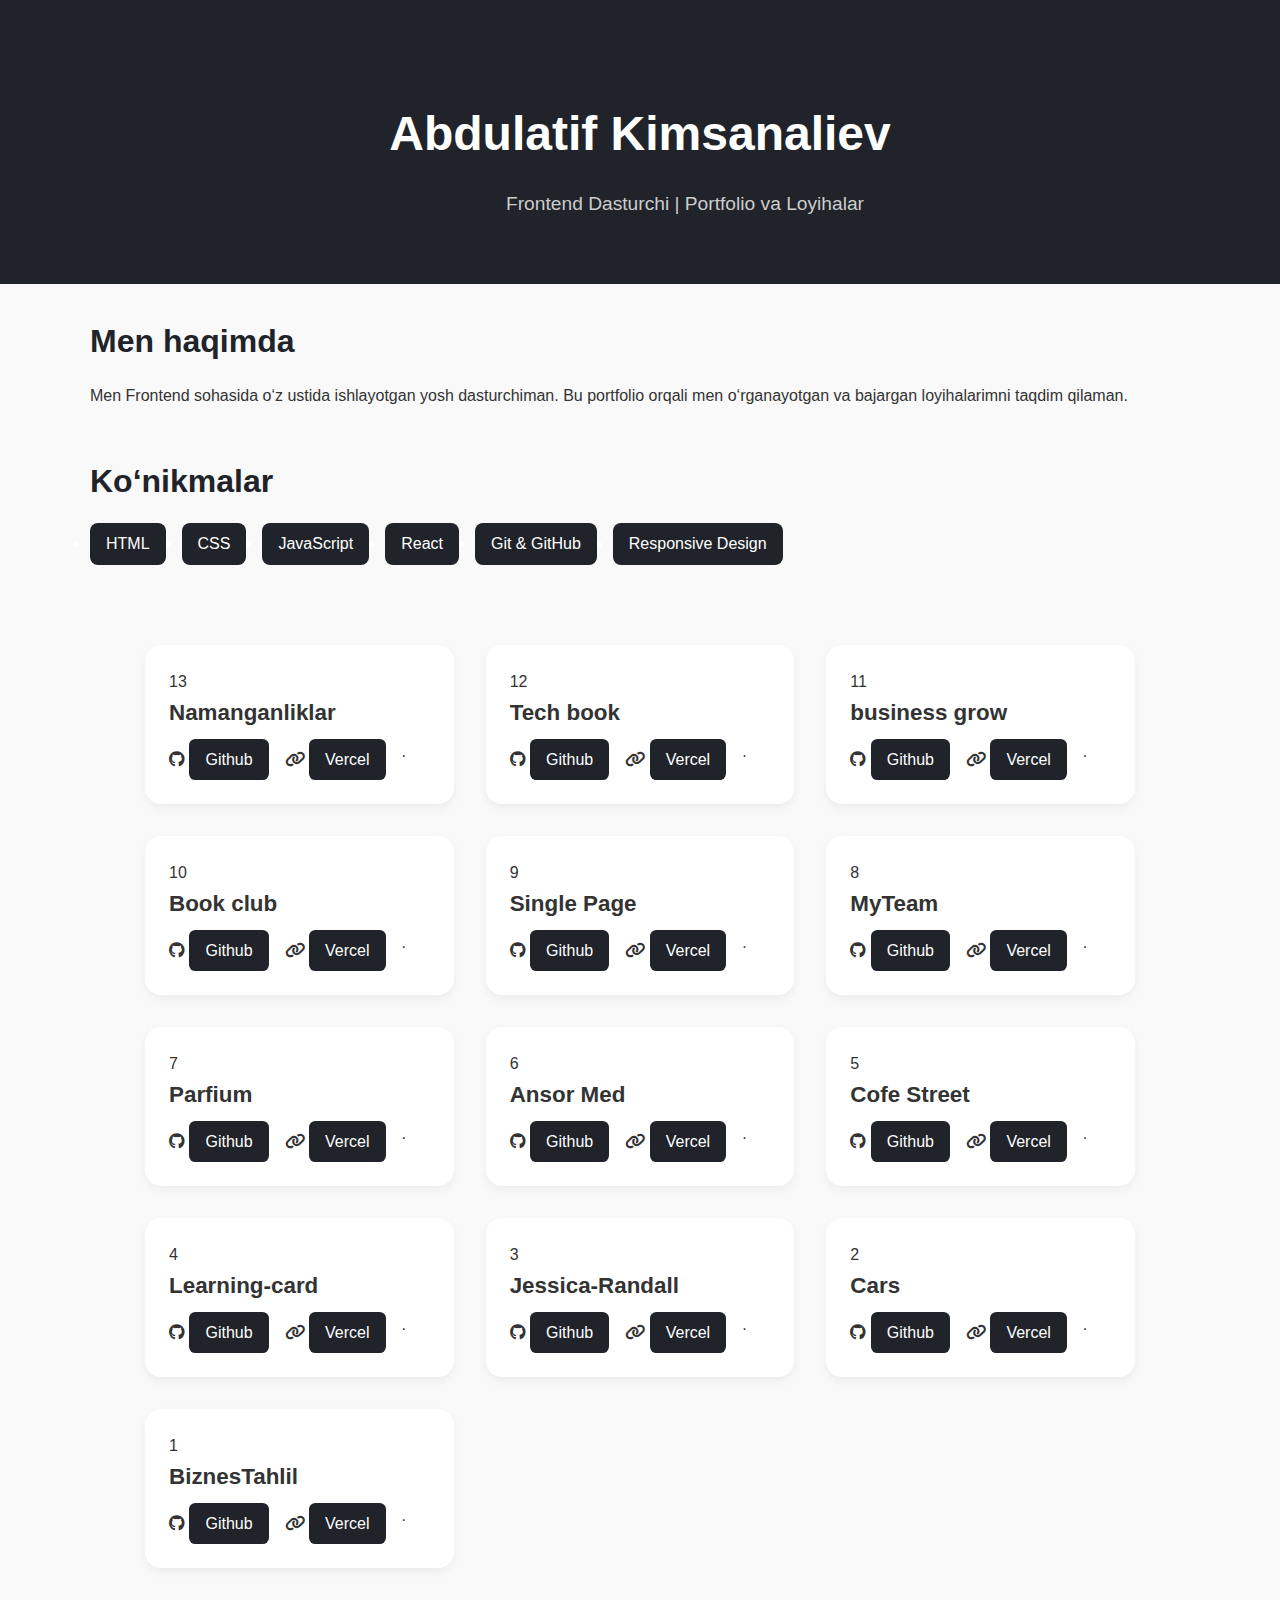
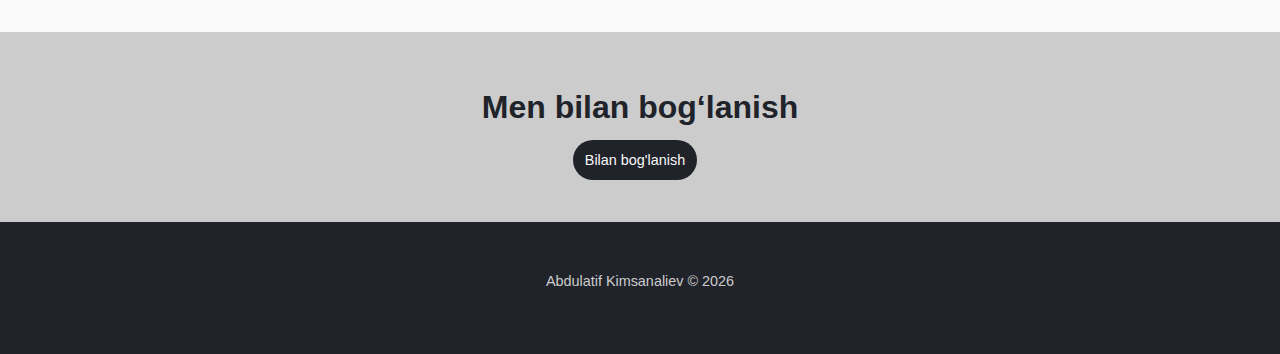
<file: index.html>
<!DOCTYPE html>
<html lang="en">
  <head>
    <meta charset="UTF-8" />
    <meta name="viewport" content="width=device-width, initial-scale=1.0" />
    <title>Abdulatif Kimsanaliev | Portfolio</title>
    <link rel="stylesheet" href="./css/style.css" />

    <link
      href="https://cdnjs.cloudflare.com/ajax/libs/font-awesome/6.7.2/css/all.min.css"
      rel="stylesheet"
    />
    <style></style>
  </head>
  <body>
    <header>
      <div class="container">
        <h1 class="header__title">Abdulatif Kimsanaliev</h1>
        <div class="header__nav">
          <p class="header__description">
            Frontend Dasturchi | Portfolio va Loyihalar
          </p>
        </div>
      </div>
    </header>

    <main class="container">
      <section class="about">
        <h2>Men haqimda</h2>
        <p>
          Men Frontend sohasida o‘z ustida ishlayotgan yosh dasturchiman. Bu
          portfolio orqali men o‘rganayotgan va bajargan loyihalarimni taqdim
          qilaman.
        </p>
      </section>

      <section class="skills">
        <h2>Ko‘nikmalar</h2>
        <ul class="skills__list">
          <li>HTML</li>
          <li>CSS</li>
          <li>JavaScript</li>
          <li>React</li>
          <li>Git & GitHub</li>
          <li>Responsive Design</li>
        </ul>
      </section>

      <section class="portfolio">
        <div class="portfolio__container container">
          <ul class="portfolio__list">
            <template>
              <li class="portfolio__item">
                <div class="portfolio__content">
                  <div class="portfolio__content__wrapper">
                    <span class="portfolio__counter">15</span>
                    <h5 class="portfolio__title">Ansoremd</h5>
                  </div>
                  <div class="portfolio__links">
                    <span class="portfolio__link">
                      <i class="fa-brands fa-github"></i>
                      <a class="link-github" target="_blank" href="">Github</a>
                    </span>
                    <span class="portfolio__link">
                      <i class="fa-solid fa-link"></i>
                      <a class="link-vercel" target="_blank" href=""
                        >Vercel</a
                      > </span
                    >.
                  </div>
                </div>
              </li>
            </template>
          </ul>
        </div>
      </section>
    </main>

    <footer>
      <section class="contact">
        <div>
          <h2 class="contact__title">Men bilan bog‘lanish</h2>
          <nav class="header__nav">
            <ul>
              <li>
                <a class="contact__link" href="./cotact.html"
                  >Bilan bog'lanish</a
                >
              </li>
            </ul>
          </nav>
         
        </div>
        
      </section>
      <section>
        
      </section>

      <p>Abdulatif Kimsanaliev &copy; <span id="time"></span></p>
    </footer>

    <script type="module" src="./js/app.js"></script>
  </body>
</html>
</file>
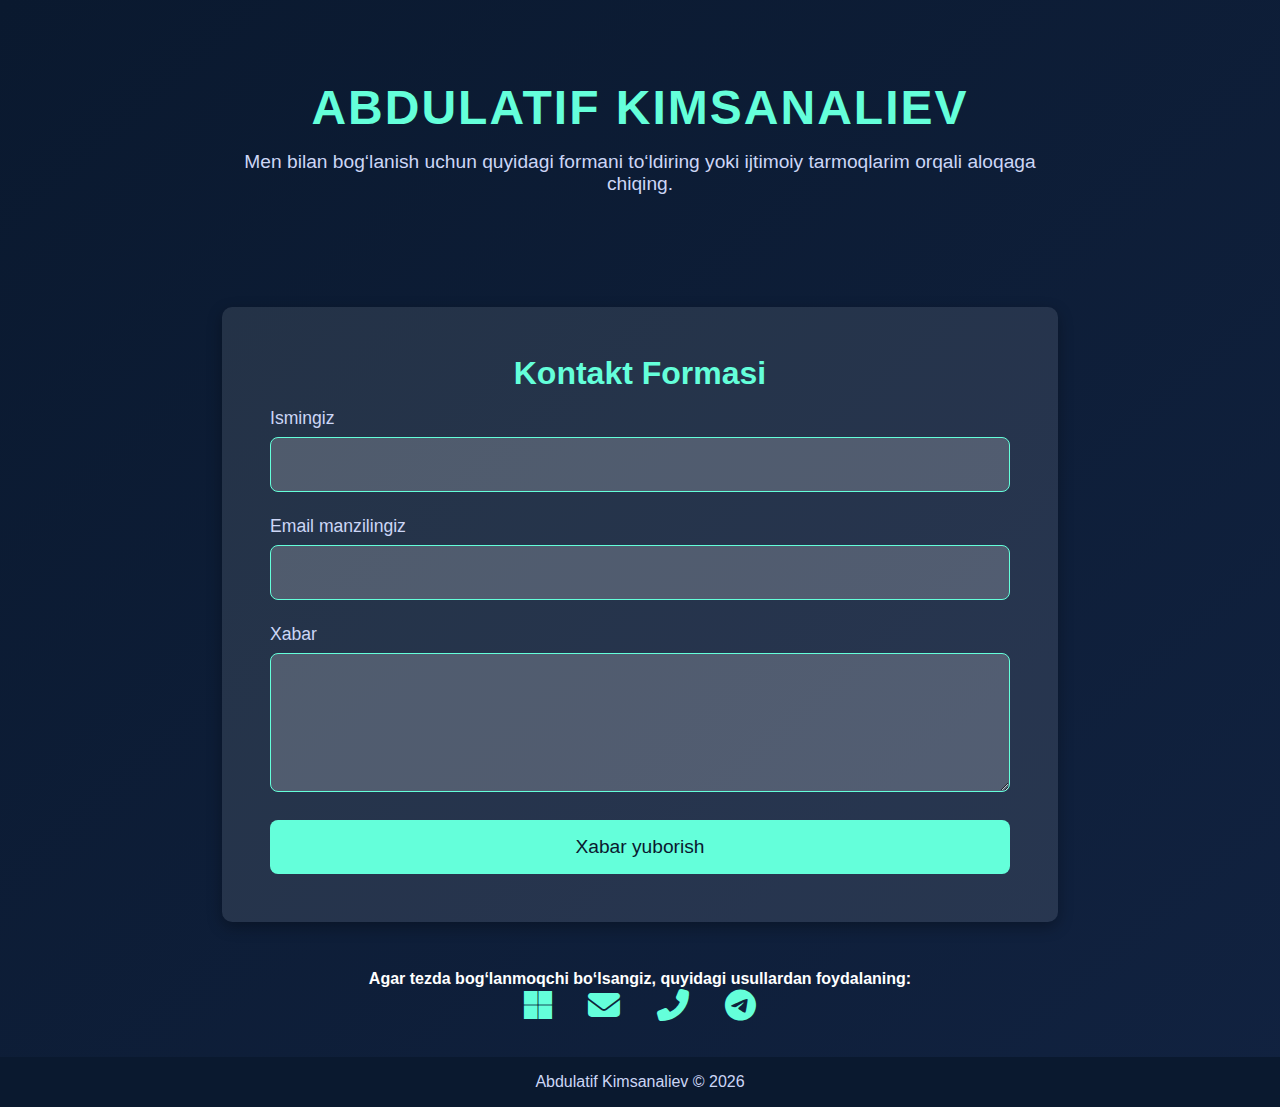
<file: contact.html>
<!DOCTYPE html>
<html lang="en">
  <head>
    <meta charset="UTF-8" />
    <meta name="viewport" content="width=device-width, initial-scale=1.0" />
    <title>Men bilan bog‘lanish</title>
    <link href="https://cdnjs.cloudflare.com/ajax/libs/font-awesome/6.7.2/css/all.min.css" rel="stylesheet" />
    <style>
      * {
        margin: 0;
        padding: 0;
        box-sizing: border-box;
        font-family: 'Segoe UI', Tahoma, Geneva, Verdana, sans-serif;
      }

      body {
        background: linear-gradient(to bottom right, #0a192f, #112240);
        color: #fff;
        font-size: 1rem;
        min-height: 100vh;
        display: flex;
        flex-direction: column;
        justify-content: center;
        align-items: center;
        overflow-x: hidden;
      }

      header {
        text-align: center;
        margin: 3rem 0;
      }

      header h1 {
        font-size: 3rem;
        font-weight: bold;
        color: #64ffda;
        margin-bottom: 1rem;
        letter-spacing: 2px;
        text-transform: uppercase;
      }

      header p {
        font-size: 1.2rem;
        color: #ccd6f6;
      }

      .container {
        width: 100%;
        max-width: 900px;
        padding: 2rem;
        margin: 0 auto;
      }

      .contact-form {
        background: rgba(255, 255, 255, 0.1);
        padding: 3rem;
        border-radius: 10px;
        box-shadow: 0 5px 15px rgba(0, 0, 0, 0.3);
        margin-bottom: 3rem;
        animation: fadeInUp 1s ease-in-out;
        width: 100%;
      }

      .contact-form h2 {
        font-size: 2rem;
        color: #64ffda;
        text-align: center;
        margin-bottom: 1rem;
      }

      .contact-form label {
        display: block;
        font-size: 1.1rem;
        color: #ccd6f6;
        margin-bottom: 0.5rem;
      }

      .contact-form input,
      .contact-form textarea {
        width: 100%;
        padding: 1rem;
        margin-bottom: 1.5rem;
        border-radius: 8px;
        border: 1px solid #64ffda;
        background: rgba(255, 255, 255, 0.2);
        color: #fff;
        font-size: 1.1rem;
        transition: 0.3s;
      }

      .contact-form input:focus,
      .contact-form textarea:focus {
        border: 1px solid #ff9f00;
        outline: none;
        background: rgba(255, 255, 255, 0.3);
      }

      .contact-form button {
        padding: 1rem 3rem;
        background: #64ffda;
        color: #0a192f;
        font-size: 1.2rem;
        border: none;
        border-radius: 8px;
        cursor: pointer;
        transition: 0.3s;
        width: 100%;
      }

      .contact-form button:hover {
        background: #ff9f00;
        transform: scale(1.05);
      }

      .social-links {
        text-align: center;
        margin-top: 2rem;
      }

      .social-links a {
        display: inline-block;
        margin: 0 1rem;
        color: #64ffda;
        font-size: 2rem;
        text-decoration: none;
        transition: 0.3s;
      }

      .social-links a:hover {
        color: #ff9f00;
        transform: scale(1.1);
      }

      footer {
        text-align: center;
        margin-top: auto;
        padding: 1rem;
        background: #0a192f;
        color: #ccd6f6;
        width: 100%;
      }

      @keyframes fadeInUp {
        0% {
          opacity: 0;
          transform: translateY(50px);
        }
        100% {
          opacity: 1;
          transform: translateY(0);
        }
      }

      @media (max-width: 768px) {
        .contact-form {
          padding: 2rem;
        }

        header h1 {
          font-size: 2.5rem;
        }

        header p {
          font-size: 1rem;
        }

        .contact-form h2 {
          font-size: 1.8rem;
        }

        .contact-form input,
        .contact-form textarea {
          font-size: 1rem;
        }

        .contact-form button {
          font-size: 1rem;
        }

        .social-links a {
          font-size: 1.5rem;
        }
      }
    </style>
  </head>
  <body>
    <header>
      <div class="container">
        <h1>Abdulatif Kimsanaliev</h1>
        <p>Men bilan bog‘lanish uchun quyidagi formani to‘ldiring yoki ijtimoiy tarmoqlarim orqali aloqaga chiqing.</p>
      </div>
    </header>

    <main class="container">
      <section class="contact-form">
        <h2>Kontakt Formasi</h2>
        <form action="mailto:abdulatif@example.com" method="post" enctype="text/plain">
          <label for="name">Ismingiz</label>
          <input type="text" id="name" name="name" required />

          <label for="email">Email manzilingiz</label>
          <input type="email" id="email" name="email" required />

          <label for="message">Xabar</label>
          <textarea id="message" name="message" rows="5" required></textarea>

          <button type="submit">Xabar yuborish</button>
        </form>
      </section>

      <section class="social-links">
        <p><strong>Agar tezda bog‘lanmoqchi bo‘lsangiz, quyidagi usullardan foydalaning:</strong></p>
        <a href="mailto:abdulatif@outlook.com" target="_blank"><i class="fab fa-microsoft"></i> </a>
        <a href="mailto:goat52811@gmail.com" target="_blank"><i class="fas fa-envelope"></i> </a>
        <a href="tel:+996777772999" target="_blank"><i class="fas fa-phone-alt"></i></a>
        <a href="https://t.me/Abdulatif_8" target="_blank"><i class="fab fa-telegram"></i></a>
       
      </section>
    </main>

    <footer>
      <p>Abdulatif Kimsanaliev &copy; <span id="time"></span></p>
    </footer>

    <script>
      document.getElementById("time").textContent = new Date().getFullYear();
    </script>
  </body>
</html>
</file>
<file: css/style.css>
* {
  margin: 0;
  padding: 0;
  box-sizing: border-box;
  font-family: "Segoe UI", Tahoma, Geneva, Verdana, sans-serif;
}

body {
  background: #f9f9f9;
  color: #333;
  line-height: 1.6;
  display: flex;
  flex-direction: column;
  min-height: 100vh;
}

.container {
  width: 90%;
  max-width: 1100px;
  margin: auto;
  padding: 2rem 0;
}

header {
  background: #20232a;
  color: #fff;
  text-align: center;
  padding: 4rem 0 2rem;
}

.header__title {
  font-size: 3rem;
  margin-bottom: 1rem;
  
}

.header__description {
  font-size: 1.2rem;
  color: #ccc;
  margin-left: 90px;
}

section h2 {
  font-size: 2rem;
  margin-bottom: 1rem;
  color: #20232a;
}

.about,
.skills,
.contact {
  margin-bottom: 3rem;
}

.skills__list {
  display: flex;
  flex-wrap: wrap;
  gap: 1rem;
}

.skills__list li {
  background: #20232a;
  color: #fff;
  padding: 0.5rem 1rem;
  border-radius: 0.5rem;
}

.portfolio__list {
  display: grid;
  grid-template-columns: repeat(auto-fit, minmax(280px, 1fr));
  gap: 2rem;
}

.portfolio__item {
  background: #fff;
  border-radius: 1rem;
  padding: 1.5rem;
  box-shadow: 0 4px 8px rgba(0, 0, 0, 0.05);
  display: flex;
  flex-direction: column;
  justify-content: space-between;
  transition: transform 0.3s ease;
}

.portfolio__item:hover {
  transform: translateY(-5px);
}

.portfolio__title {
  font-size: 1.4rem;
  margin-bottom: 0.5rem;
  color: #333;
}

.portfolio__desc {
  font-size: 0.95rem;
  color: #555;
  margin-bottom: 1rem;
}

.portfolio__links {
  display: flex;
  gap: 1rem;
}

.portfolio__link a {
  display: inline-block;
  background: #20232a;
  color: #fff;
  padding: 0.5rem 1rem;
  border-radius: 0.4rem;
  text-decoration: none;
}

.contact__btn {
  display: inline-block;
  padding: 0.8rem 2rem;
  background: #20232a;
  color: #fff;
  border-radius: 0.5rem;
  text-decoration: none;
}

.contact form {
  background: #fff;
  padding: 2rem;
  border-radius: 1rem;
  box-shadow: 0 4px 12px rgba(0, 0, 0, 0.08);
  max-width: 600px;
  margin-top: 1rem;
}

.contact form label {
  font-weight: bold;
  display: block;
  margin-bottom: 0.5rem;
  color: #20232a;
}

.contact form input,
.contact form textarea {
  width: 100%;
  padding: 0.75rem;
  border: 1px solid #ccc;
  border-radius: 0.5rem;
  margin-bottom: 1.2rem;
  font-size: 1rem;
}

.contact form input:focus,
.contact form textarea:focus {
  outline: none;
  border-color: #20232a;
  box-shadow: 0 0 5px rgba(32, 35, 42, 0.3);
}

.contact__btn {
  background-color: #20232a;
  color: #fff;
  padding: 0.75rem 1.5rem;
  border: none;
  border-radius: 0.5rem;
  cursor: pointer;
  transition: background-color 0.3s ease;
  font-size: 1rem;
}

.header__nav {
  display: flex;
  
  justify-content: center;

  li {
    
    margin-right: 10px;
    margin-left: auto;
    
    a {
      color: #f9f9f9;
      text-decoration: none;
     
      background-color: #20232a;
      padding: 12px;
      border-radius: 25px;
      
      
    }
  }
}
.bottom {
  margin-top: 20px;
}
.contact {
  background-color: #ccc;
  padding-top: 50px;padding-bottom: 50px;
}

.contact__link {
  text-decoration: none;
  
}
.social-links {
  text-align: center;
  margin-top: 2rem;
}

.social-links a {
  display: inline-block;
  margin: 0 1rem;
  color: #64ffda;
  font-size: 2rem;
  text-decoration: none;
  transition: 0.3s;
}

.social-links a:hover {
  color: #ff9f00;
  transform: scale(1.1);
}


.contact__title {
  text-align: center;
}
.contact__btn:hover {
  background-color: #333740;
}

.contact a {
  color: #20232a;
  text-decoration: none;
}

.contact a:hover {
  text-decoration: underline;
}

footer {
  margin-top: auto;
  text-align: center;
  background: #20232a;
  color: #ccc;
 padding-bottom: 60px;
  font-size: 0.9rem;
}
</file>
